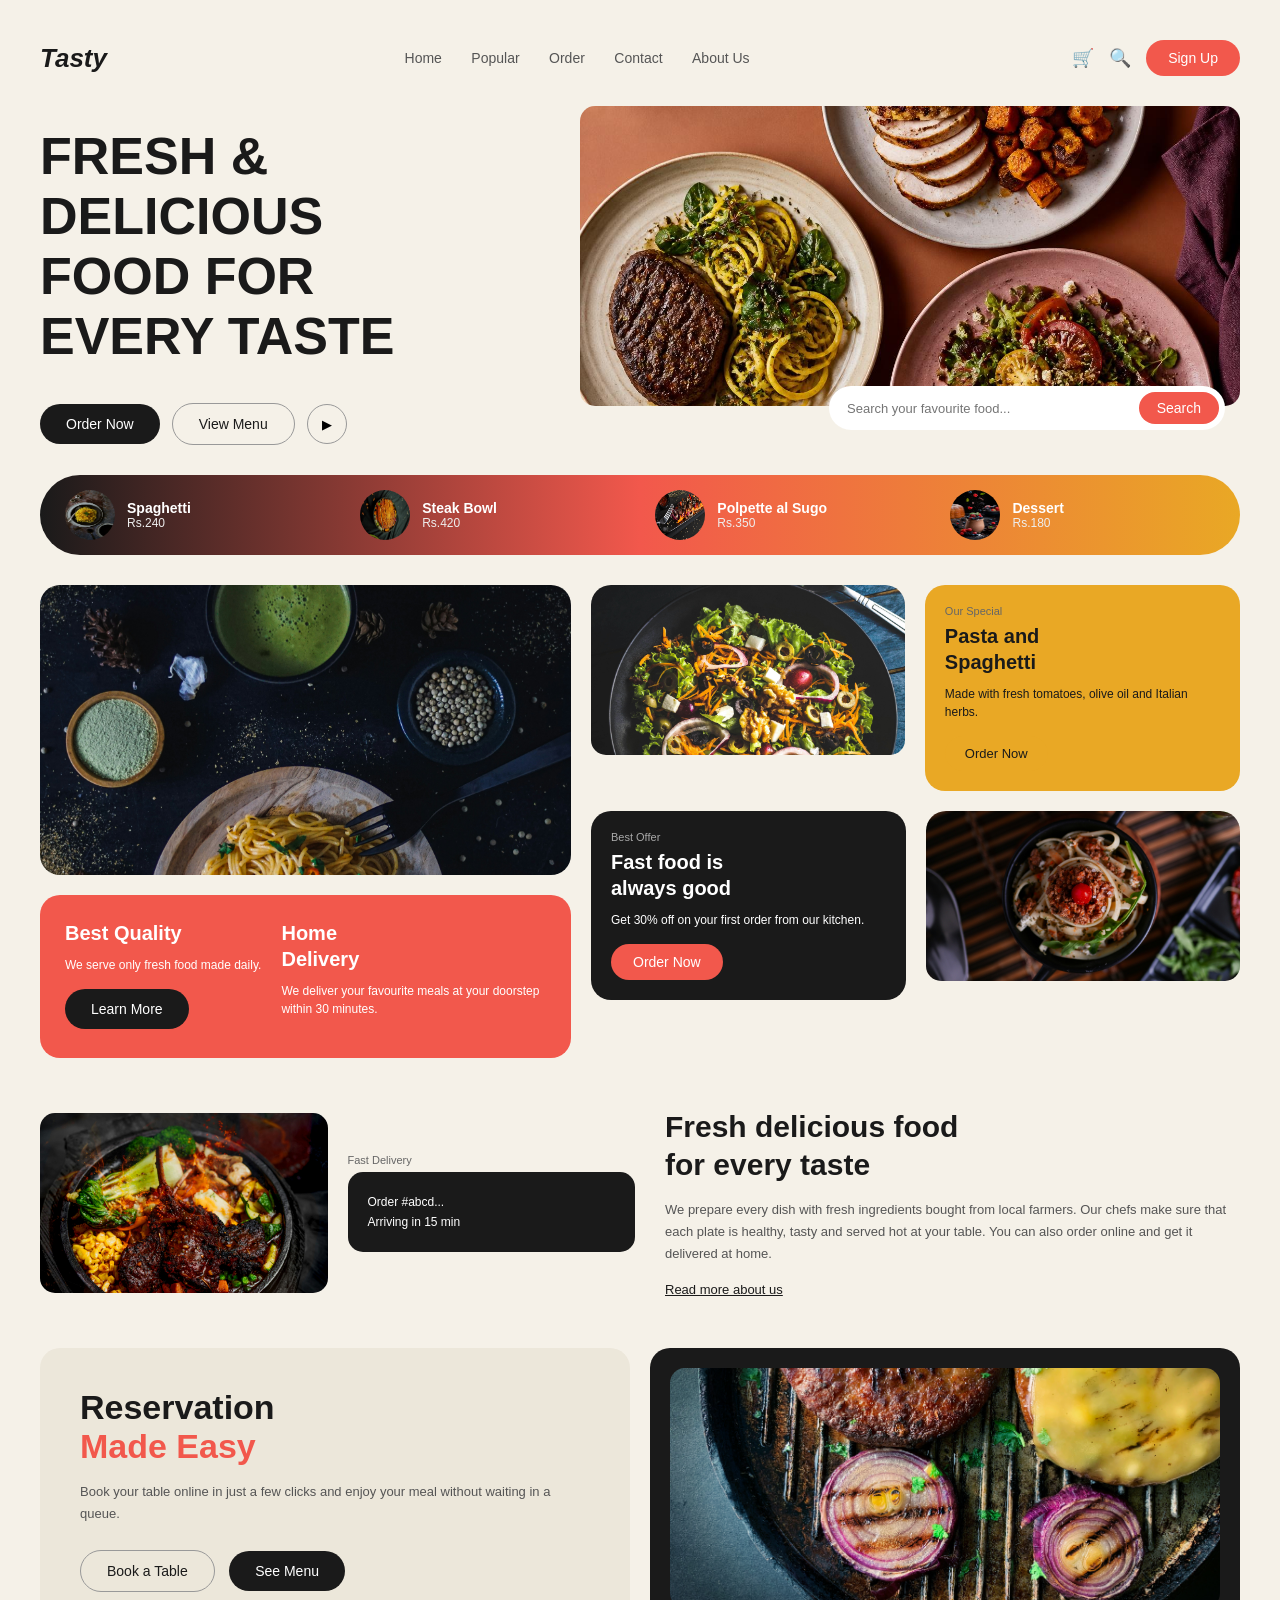
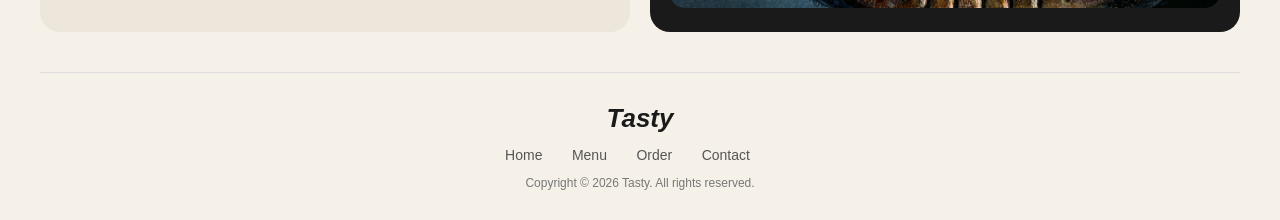
<file: index.html>
<!DOCTYPE html>
<html>
<head>
    <title>Tasty - Food Website</title>
    <link rel="stylesheet" href="style.css">
</head>
<body>

    <!-- ========== NAVBAR ========== -->
    <div class="navbar">
        <div class="logo">Tasty</div>
        <div class="menu">
            <a href="index.html">Home</a>
            <a href="popular.html">Popular</a>
            <a href="order.html">Order</a>
            <a href="contact.html">Contact</a>
            <a href="about.html">About Us</a>
        </div>
        <div class="nav-right">
            <span class="icon">&#128722;</span>
            <span class="icon search">&#128269;</span>
            <button class="btn-red">Sign Up</button>
        </div>
    </div>

    <!-- ========== HERO SECTION ========== -->
    <div class="hero">
        <div class="hero-left">
            <h1>FRESH &amp;<br>DELICIOUS<br>FOOD FOR<br>EVERY TASTE</h1>
            <div class="hero-buttons">
                <a href="order.html"><button class="btn-black">Order Now</button></a>
                <a href="menu.html"><button class="btn-white">View Menu</button></a>
                <button class="btn-circle">&#9654;</button>
            </div>
        </div>
        <div class="hero-right">
            <img src="Images/image1.jpg" alt="Food Table">
            <div class="search-box">
                <input type="text" placeholder="Search your favourite food...">
                <button class="btn-red small" style="margin-left:5px;">Search</button>
            </div>
        </div>
    </div>
    <!-- had a promo banner here, removed it for now -->

    <!-- ========== ORANGE STRIP ========== -->
    <div class="strip">
        <div class="strip-item">
            <img src="Images/image2.jpg" alt="dish">
            <div class="strip-text">
                <h4>Spaghetti</h4>
                <p>Rs.240</p>
            </div>
        </div>
        <div class="strip-item">
            <img src="Images/image3.jpg" alt="dish">
            <div class="strip-text">
                <h4>Steak Bowl</h4>
                <p>Rs.420</p>
            </div>
        </div>
        <div class="strip-item">
            <img src="Images/image4.jpg" alt="dish">
            <div class="strip-text">
                <h4>Polpette al Sugo</h4>
                <p>Rs.350</p>
            </div>
        </div>
        <div class="strip-item lastitem">
            <img src="Images/image5.jpg" alt="dish">
            <div class="strip-text">
                <h4>Dessert</h4>
                <p>Rs.180</p>
            </div>
        </div>
    </div>

    <!-- ========== CARDS SECTION ========== -->
    <div class="cards">

        <!-- LEFT COLUMN -->
        <div class="col-left">

            <div class="card big-card">
                <img src="Images/image6.jpg" alt="Big Dish">
            </div>

            <!-- red banner -->
            <div class="card red-card">
                <div class="red-left">
                    <h3>Best Quality</h3>
                    <p>We serve only fresh food made daily.</p>
                    <button class="btn-black">Learn More</button>
                </div>
                <div class="red-right">
                    <h3>Home<br>Delivery</h3>
                    <p>We deliver your favourite meals at
                    your doorstep within 30 minutes.</p>
                </div>
            </div>

        </div>

        <!-- RIGHT COLUMN -->
        <div class="col-right">

            <div class="row">
                <div class="card mid-card">
                    <img src="Images/image7.jpg" alt="Dish">
                </div>

                <!-- yellow box -->
                <div class="card yellow-card">
                    <p class="small-title">Our Special</p>
                    <h3>Pasta and<br>Spaghetti</h3>
                    <p class="card-text">Made with fresh tomatoes,
                    olive oil and Italian herbs.</p>
                    <button class="btn-yellow">Order Now</button>
                </div>
            </div>

            <div class="row">
                <!-- dark box -->
                <div class="card dark-card">
                    <p class="small-title">Best Offer</p>
                    <h3>Fast food is<br>always good</h3>
                    <p class="card-text">Get 30% off on your
                    first order from our kitchen.</p>
                    <button class="btn-red">Order Now</button>
                </div>

                <div class="card small-card">
                    <img src="Images/image8.jpg" alt="Dish">
                </div>
            </div>

        </div>

    </div>

    <!-- ========== ABOUT SECTION ========== -->
    <div class="about">
        <div class="about-img">
            <img src="Images/image9.jpg" alt="Dishes">
        </div>
        <div class="about-card">
            <p class="small-title">Fast Delivery</p>
            <div class="mini-box">
                <p>Order #abcd...</p>
                <p>Arriving in 15 min</p>
            </div>
        </div>
        <div class="about-text">
            <h2>Fresh delicious food<br>for every taste</h2>
            <p>We prepare every dish with fresh ingredients bought
            from local farmers. Our chefs make sure that each plate
            is healthy, tasty and served hot at your table. You can
            also order online and get it delivered at home.</p>
            <a href="about.html" class="link">Read more about us</a>
        </div>
    </div>

    <!-- ========== RESERVATION SECTION ========== -->
    <div class="reserve">
        <div class="reserve-left">
            <h2>Reservation</h2>
            <h2 class="red-text">Made Easy</h2>
            <p>Book your table online in just a few clicks and
            enjoy your meal without waiting in a queue.</p>
            <div class="reserve-btns">
                <a href="order.html"><button class="btn-white">Book a Table</button></a>
                <a href="menu.html"><button class="btn-black">See Menu</button></a>
            </div>
        </div>
        <div class="reserve-right">
            <img src="Images/image10.jpg" alt="Plate">
        </div>
    </div>

    <!-- ========== FOOTER ========== -->
    <div class="footer">
        <div class="logo">Tasty</div>
        <div class="menu">
            <a href="index.html">Home</a>
            <a href="menu.html">Menu</a>
            <a href="order.html">Order</a>
            <a href="contact.html">Contact</a>
        </div>
        <p class="copy">Copyright &copy; 2026 Tasty. All rights reserved.</p>
    </div>

</body>
</html>
</file>
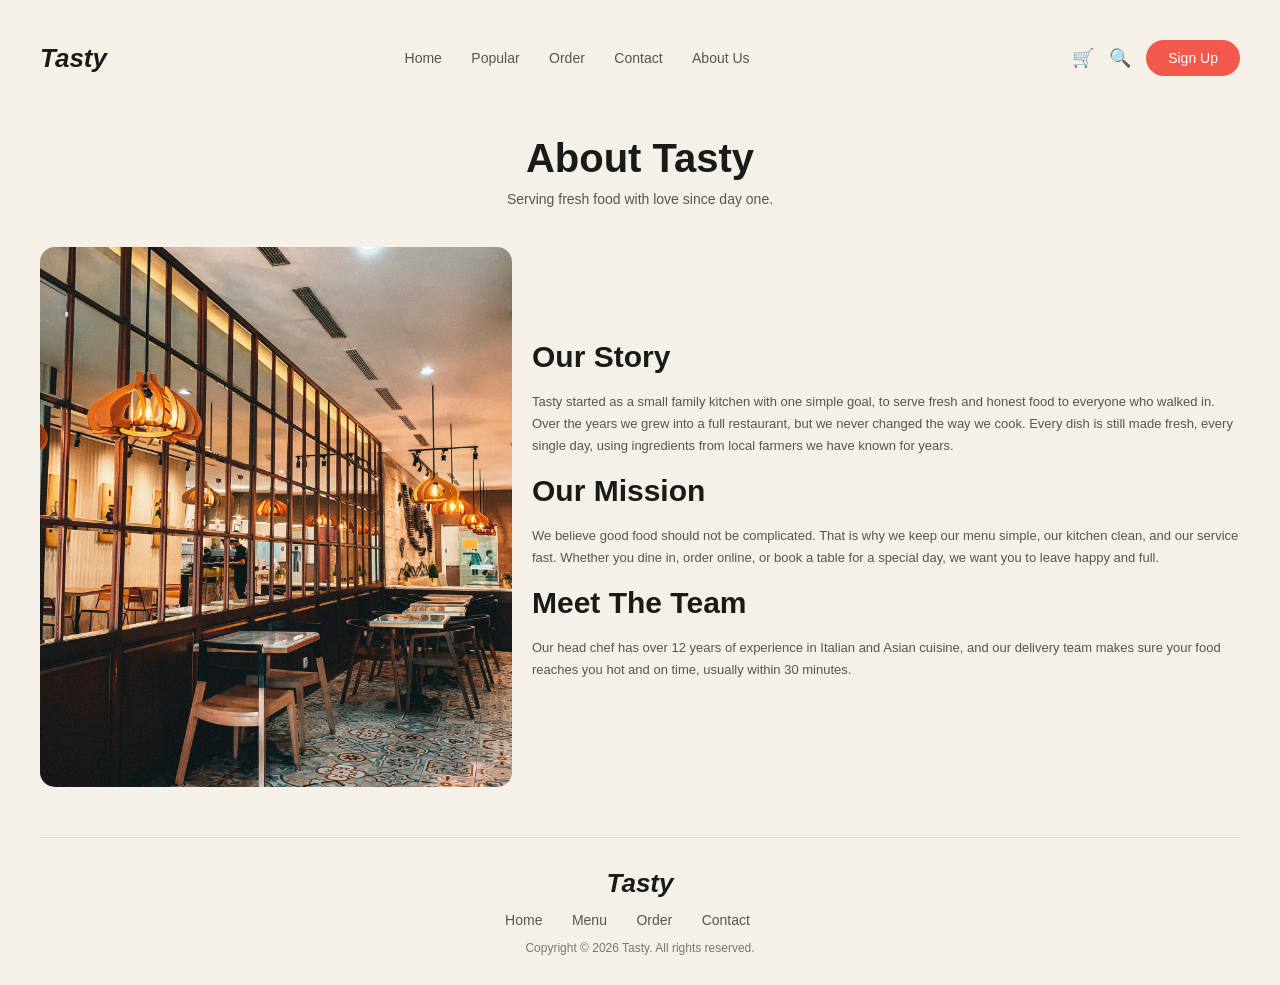
<file: about.html>
<!DOCTYPE html>
<html>
<head>
    <title>About Us - Tasty</title>
    <link rel="stylesheet" href="style.css">
</head>
<body>

    <!-- ========== NAVBAR ========== -->
    <div class="navbar">
        <div class="logo">Tasty</div>
        <div class="menu">
            <a href="index.html">Home</a>
            <a href="popular.html">Popular</a>
            <a href="order.html">Order</a>
            <a href="contact.html">Contact</a>
            <a href="about.html">About Us</a>
        </div>
        <div class="nav-right">
            <span class="icon">&#128722;</span>
            <span class="icon search">&#128269;</span>
            <button class="btn-red">Sign Up</button>
        </div>
    </div>

    <!-- ========== PAGE TITLE ========== -->
    <div class="page-header">
        <h1>About Tasty</h1>
        <p>Serving fresh food with love since day one.</p>
    </div>

    <!-- ========== ABOUT CONTENT ========== -->
    <div class="about">
        <div class="about-img" style="width:40%; height:60vh;">
            <img src="Images/restau.jpg" style="width:100%; height:100%; object-fit: cover;" alt="Our Kitchen">
        </div>
        <div class="about-text" style="width:60%;">
            <h2>Our Story</h2>
            <p>Tasty started as a small family kitchen with one simple goal,
            to serve fresh and honest food to everyone who walked in. Over
            the years we grew into a full restaurant, but we never changed
            the way we cook. Every dish is still made fresh, every single day,
            using ingredients from local farmers we have known for years.</p>

            <h2>Our Mission</h2>
            <p>We believe good food should not be complicated. That is why
            we keep our menu simple, our kitchen clean, and our service
            fast. Whether you dine in, order online, or book a table for a
            special day, we want you to leave happy and full.</p>

            <h2>Meet The Team</h2>
            <p>Our head chef has over 12 years of experience in Italian
            and Asian cuisine, and our delivery team makes sure your food
            reaches you hot and on time, usually within 30 minutes.</p>
        </div>
    </div>

    <!-- ========== FOOTER ========== -->
    <div class="footer">
        <div class="logo">Tasty</div>
        <div class="menu">
            <a href="index.html">Home</a>
            <a href="menu.html">Menu</a>
            <a href="order.html">Order</a>
            <a href="contact.html">Contact</a>
        </div>
        <p class="copy">Copyright &copy; 2026 Tasty. All rights reserved.</p>
    </div>

</body>
</html>
</file>
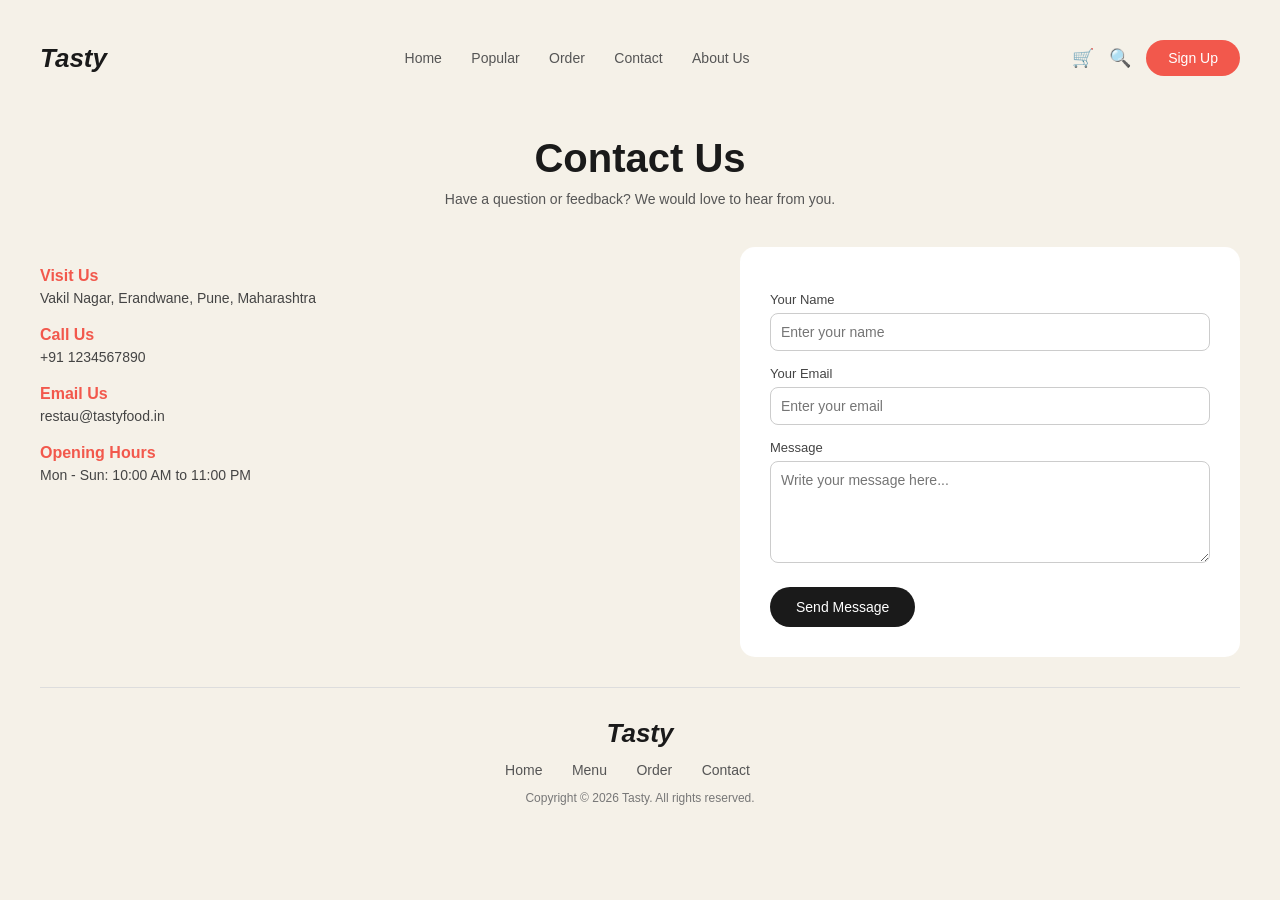
<file: contact.html>
<!DOCTYPE html>
<html>
<head>
    <title>Contact - Tasty</title>
    <link rel="stylesheet" href="style.css">
</head>
<body>

    <!-- ========== NAVBAR ========== -->
    <div class="navbar">
        <div class="logo">Tasty</div>
        <div class="menu">
            <a href="index.html">Home</a>
            <a href="popular.html">Popular</a>
            <a href="order.html">Order</a>
            <a href="contact.html">Contact</a>
            <a href="about.html">About Us</a>
        </div>
        <div class="nav-right">
            <span class="icon">&#128722;</span>
            <span class="icon search">&#128269;</span>
            <button class="btn-red">Sign Up</button>
        </div>
    </div>

    <!-- ========== PAGE TITLE ========== -->
    <div class="page-header">
        <h1>Contact Us</h1>
        <p>Have a question or feedback? We would love to hear from you.</p>
    </div>

    <!-- ========== CONTACT SECTION ========== -->
    <div class="contact-wrap">

        <div class="contact-info">
            <h3>Visit Us</h3>
            <p>Vakil Nagar, Erandwane, Pune, Maharashtra</p>

            <h3>Call Us</h3>
            <p>+91 1234567890</p>

            <h3>Email Us</h3>
            <p>restau@tastyfood.in</p>

            <h3>Opening Hours</h3>
            <p>Mon - Sun: 10:00 AM to 11:00 PM</p>
        </div>

        <div class="form-box">
            <form>
                <label>Your Name</label>
                <input type="text" placeholder="Enter your name">

                <label>Your Email</label>
                <input type="text" placeholder="Enter your email">

                <label>Message</label>
                <textarea rows="5" placeholder="Write your message here..."></textarea>

                <button type="submit" class="btn-black">Send Message</button>
            </form>
        </div>

    </div>

    <!-- ========== FOOTER ========== -->
    <div class="footer">
        <div class="logo">Tasty</div>
        <div class="menu">
            <a href="index.html">Home</a>
            <a href="menu.html">Menu</a>
            <a href="order.html">Order</a>
            <a href="contact.html">Contact</a>
        </div>
        <p class="copy">Copyright &copy; 2026 Tasty. All rights reserved.</p>
    </div>

</body>
</html>
</file>
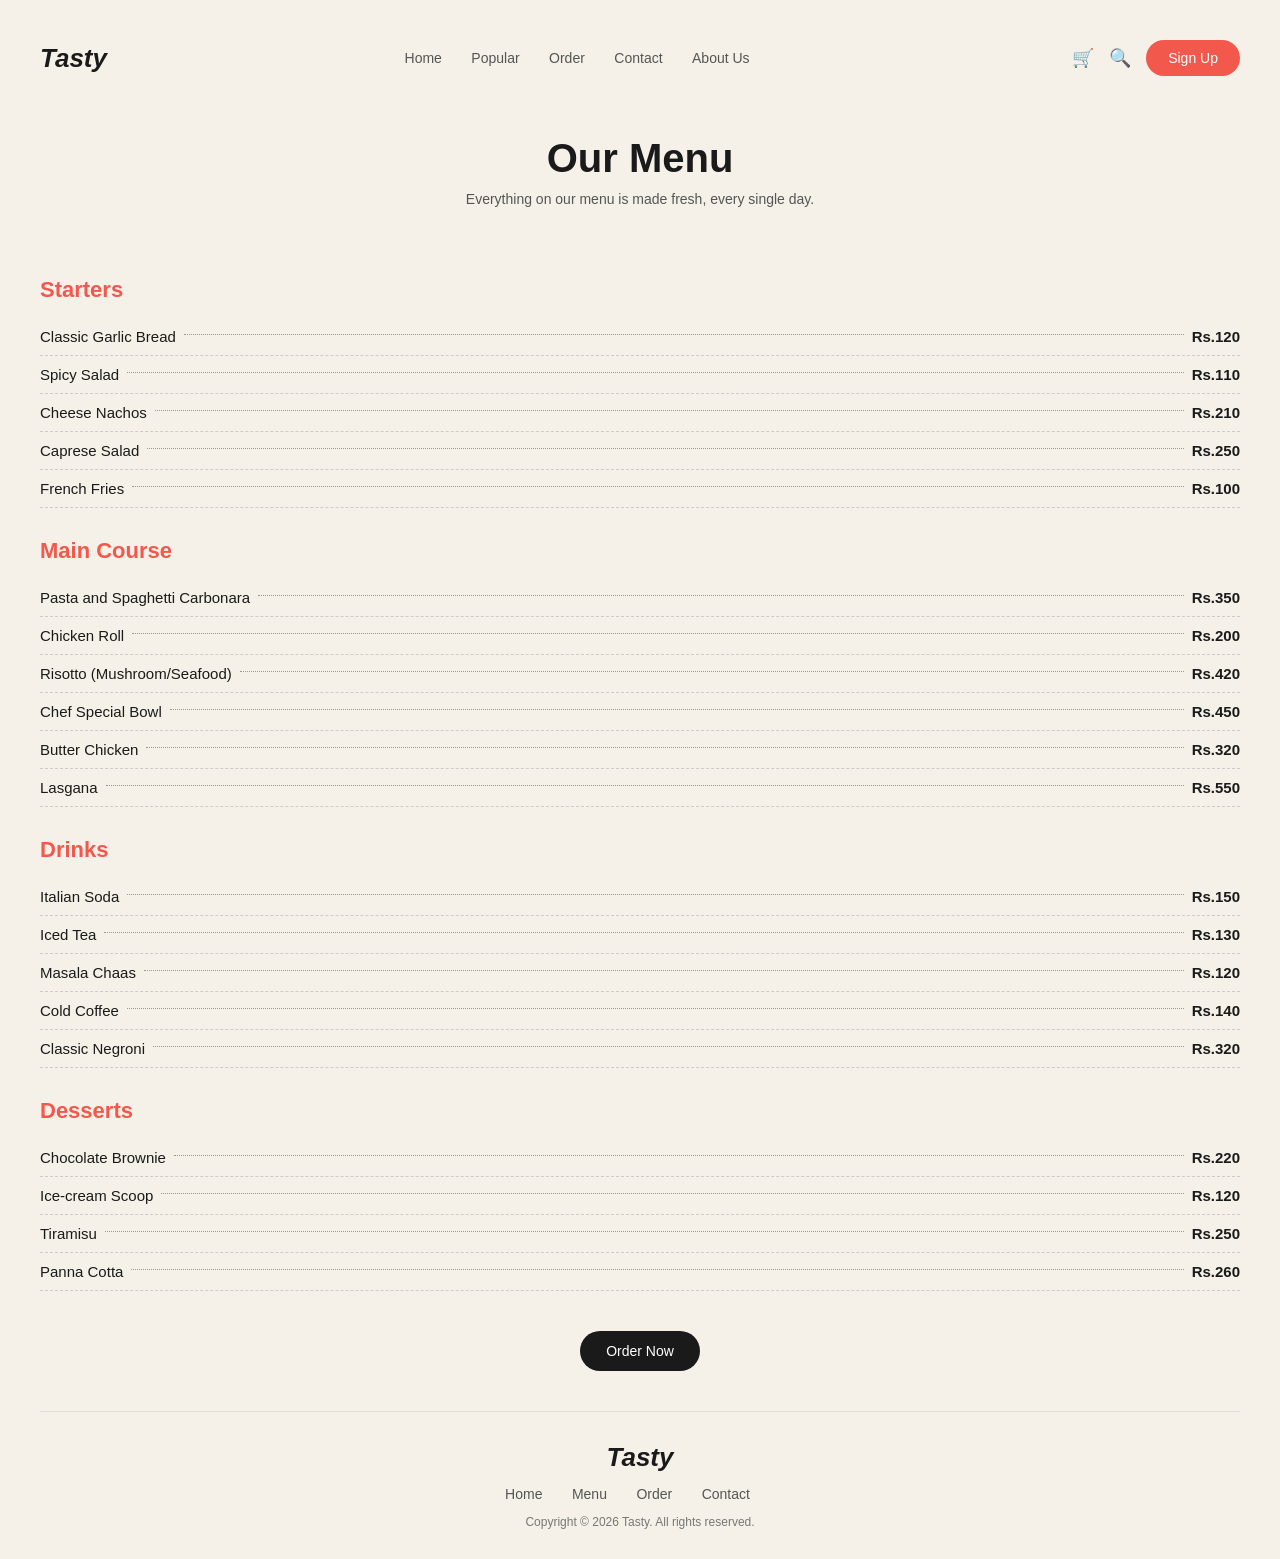
<file: menu.html>
<!DOCTYPE html>
<html>
<head>
    <title>Menu - Tasty</title>
    <link rel="stylesheet" href="style.css">
</head>
<body>

    <!-- ========== NAVBAR ========== -->
    <div class="navbar">
        <div class="logo">Tasty</div>
        <div class="menu">
            <a href="index.html">Home</a>
            <a href="popular.html">Popular</a>
            <a href="order.html">Order</a>
            <a href="contact.html">Contact</a>
            <a href="about.html">About Us</a>
        </div>
        <div class="nav-right">
            <span class="icon">&#128722;</span>
            <span class="icon search">&#128269;</span>
            <button class="btn-red">Sign Up</button>
        </div>
    </div>

    <!-- ========== PAGE TITLE ========== -->
    <div class="page-header">
        <h1>Our Menu</h1>
        <p>Everything on our menu is made fresh, every single day.</p>
    </div>

    <!-- ========== STARTERS ========== -->
    <h2 class="menu-heading">Starters</h2>
    <div class="menu-list">
        <div class="menu-row">
            <span class="item-name">Classic Garlic Bread</span>
            <span class="dots"></span>
            <span class="item-price">Rs.120</span>
        </div>
        <div class="menu-row">
            <span class="item-name">Spicy Salad</span>
            <span class="dots"></span>
            <span class="item-price">Rs.110</span>
        </div>
        <div class="menu-row">
            <span class="item-name">Cheese Nachos</span>
            <span class="dots"></span>
            <span class="item-price">Rs.210</span>
        </div>
        <div class="menu-row">
            <span class="item-name">Caprese Salad</span>
            <span class="dots"></span>
            <span class="item-price">Rs.250</span>
        </div>
        <div class="menu-row">
            <span class="item-name">French Fries</span>
            <span class="dots"></span>
            <span class="item-price">Rs.100</span>
        </div>
    </div>

    <!-- ========== MAIN COURSE ========== -->
    <h2 class="menu-heading">Main Course</h2>
    <div class="menu-list">
        <div class="menu-row">
            <span class="item-name">Pasta and Spaghetti Carbonara</span>
            <span class="dots"></span>
            <span class="item-price">Rs.350</span>
        </div>
        <div class="menu-row">
            <span class="item-name">Chicken Roll</span>
            <span class="dots"></span>
            <span class="item-price">Rs.200</span>
        </div>
        <div class="menu-row">
            <span class="item-name">Risotto (Mushroom/Seafood)</span>
            <span class="dots"></span>
            <span class="item-price">Rs.420</span>
        </div>
        <div class="menu-row">
            <span class="item-name">Chef Special Bowl</span>
            <span class="dots"></span>
            <span class="item-price">Rs.450</span>
        </div>
        <div class="menu-row">
            <span class="item-name">Butter Chicken</span>
            <span class="dots"></span>
            <span class="item-price">Rs.320</span>
        </div>
        <div class="menu-row">
            <span class="item-name">Lasgana</span>
            <span class="dots"></span>
            <span class="item-price">Rs.550</span>
        </div>
    </div>

    <!-- ========== DRINKS ========== -->
    <h2 class="menu-heading">Drinks</h2>
    <div class="menu-list">
        <div class="menu-row">
            <span class="item-name">Italian Soda</span>
            <span class="dots"></span>
            <span class="item-price">Rs.150</span>
        </div>
        <div class="menu-row">
            <span class="item-name">Iced Tea</span>
            <span class="dots"></span>
            <span class="item-price">Rs.130</span>
        </div>
        <div class="menu-row">
            <span class="item-name">Masala Chaas</span>
            <span class="dots"></span>
            <span class="item-price">Rs.120</span>
        </div>
        <div class="menu-row">
            <span class="item-name">Cold Coffee</span>
            <span class="dots"></span>
            <span class="item-price">Rs.140</span>
        </div>
        <div class="menu-row">
            <span class="item-name">Classic Negroni</span>
            <span class="dots"></span>
            <span class="item-price">Rs.320</span>
        </div>
    </div>
    
        <!-- ======= DESSERTS ======= -->
        <h2 class="menu-heading">Desserts</h2>
        <div class="menu-list">
            <div class="menu-row">
                <span class="item-name">Chocolate Brownie</span>
                <span class="dots"></span>
                <span class="item-price">Rs.220</span>
            </div>
            <div class="menu-row">
                <span class="item-name">Ice-cream Scoop</span>
                <span class="dots"></span>
                <span class="item-price">Rs.120</span>
            </div>
            <div class="menu-row">
                <span class="item-name">Tiramisu</span>
                <span class="dots"></span>
                <span class="item-price">Rs.250</span>
            </div>
            <div class="menu-row">
                <span class="item-name">Panna Cotta</span>
                <span class="dots"></span>
                <span class="item-price">Rs.260</span>
            </div>
        </div>
    

    <div class="menu-btn-wrap">
        <a href="order.html"><button class="btn-black">Order Now</button></a>
    </div>

    <!-- ========== FOOTER ========== -->
    <div class="footer">
        <div class="logo">Tasty</div>
        <div class="menu">
            <a href="index.html">Home</a>
            <a href="menu.html">Menu</a>
            <a href="order.html">Order</a>
            <a href="contact.html">Contact</a>
        </div>
        <p class="copy">Copyright &copy; 2026 Tasty. All rights reserved.</p>
    </div>

</body>
</html>
</file>
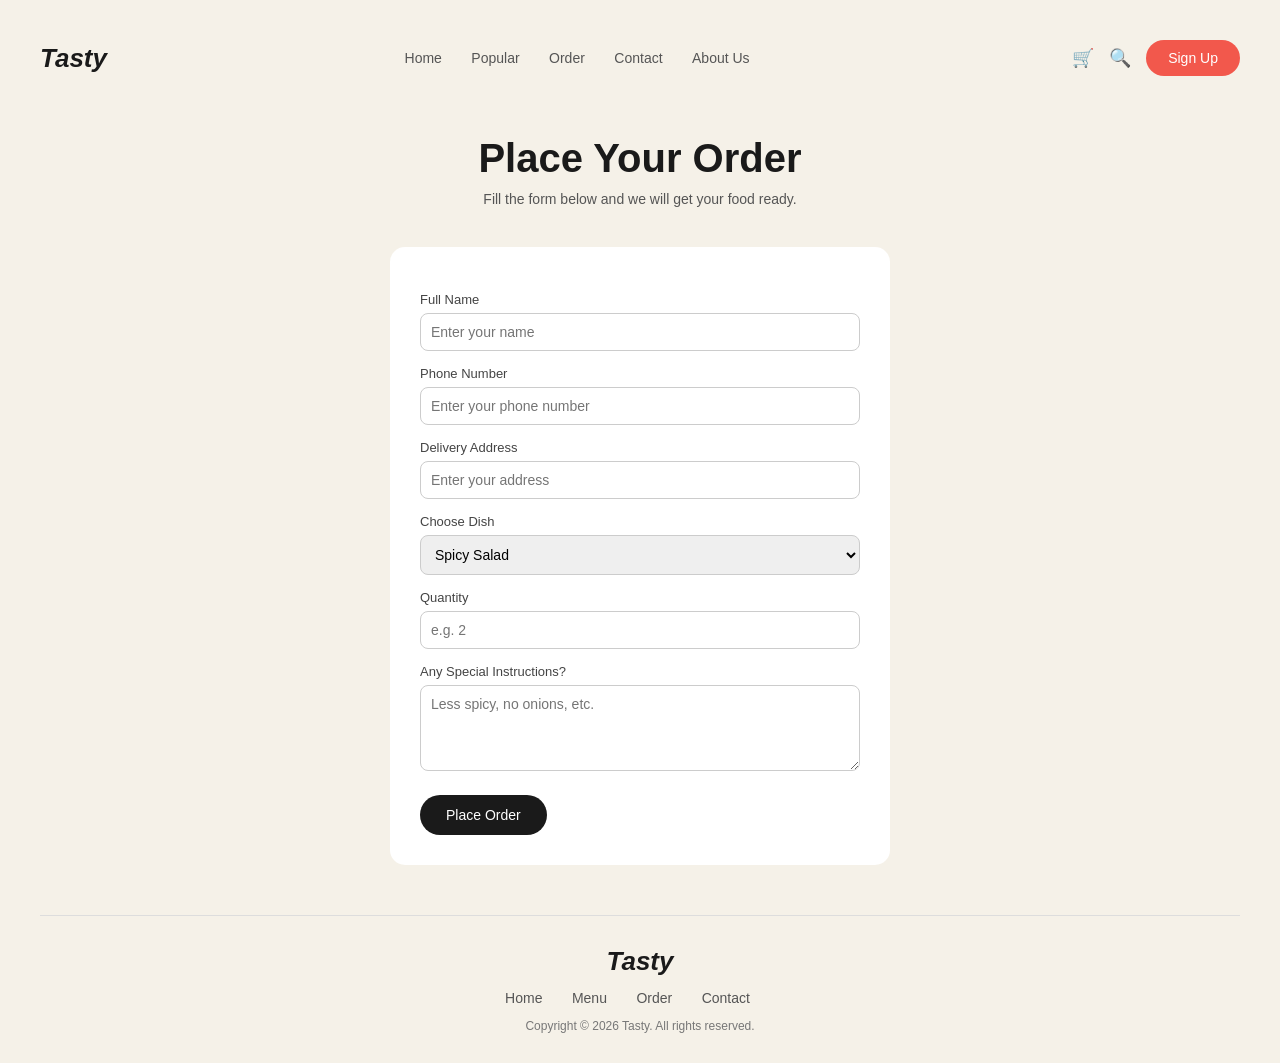
<file: order.html>
<!DOCTYPE html>
<html>
<head>
    <title>Order - Tasty</title>
    <link rel="stylesheet" href="style.css">
</head>
<body>

    <!-- ========== NAVBAR ========== -->
    <div class="navbar">
        <div class="logo">Tasty</div>
        <div class="menu">
            <a href="index.html">Home</a>
            <a href="popular.html">Popular</a>
            <a href="order.html">Order</a>
            <a href="contact.html">Contact</a>
            <a href="about.html">About Us</a>
        </div>
        <div class="nav-right">
            <span class="icon">&#128722;</span>
            <span class="icon search">&#128269;</span>
            <button class="btn-red">Sign Up</button>
        </div>
    </div>

    <!-- ========== PAGE TITLE ========== -->
    <div class="page-header">
        <h1>Place Your Order</h1>
        <p>Fill the form below and we will get your food ready.</p>
    </div>

    <!-- ========== ORDER FORM ========== -->
    <div class="form-box">
        <form>
            <label>Full Name</label>
            <input type="text" placeholder="Enter your name">

            <label>Phone Number</label>
            <input type="text" placeholder="Enter your phone number">

            <label>Delivery Address</label>
            <input type="text" placeholder="Enter your address">

            <label>Choose Dish</label>
            <select>
                <option>Spicy Salad</option>
                <option>Steak Bowl</option>
                <option>Chinese Platter</option>
                <option>Veg Platter</option>
                <option>Pasta and Spaghetti</option>
                <option>Desserts</option>
                <option>Drinks</option>
            </select>

            <label>Quantity</label>
            <input type="text" placeholder="e.g. 2">

            <label>Any Special Instructions?</label>
            <textarea rows="4" placeholder="Less spicy, no onions, etc."></textarea>

            <button type="submit" class="btn-black">Place Order</button>
        </form>
    </div>

    <!-- ========== FOOTER ========== -->
    <div class="footer">
        <div class="logo">Tasty</div>
        <div class="menu">
            <a href="index.html">Home</a>
            <a href="menu.html">Menu</a>
            <a href="order.html">Order</a>
            <a href="contact.html">Contact</a>
        </div>
        <p class="copy">Copyright &copy; 2026 Tasty. All rights reserved.</p>
    </div>

</body>
</html>
</file>
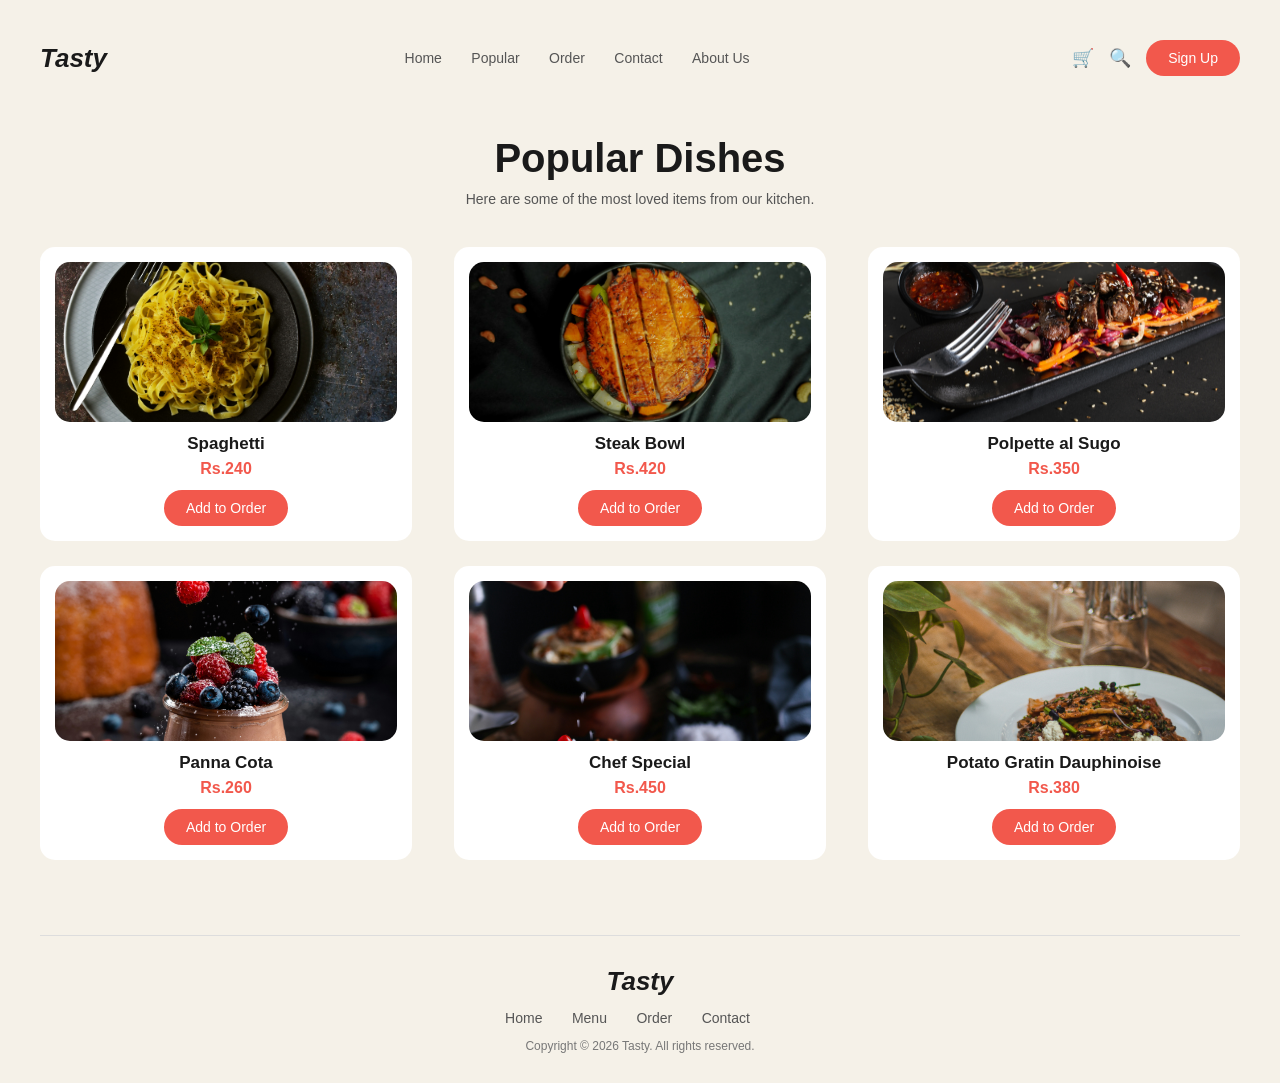
<file: popular.html>
<!DOCTYPE html>
<html>
<head>
    <title>Popular Dishes - Tasty</title>
    <link rel="stylesheet" href="style.css">
</head>
<body>

    <!-- ========== NAVBAR ========== -->
    <div class="navbar">
        <div class="logo">Tasty</div>
        <div class="menu">
            <a href="index.html">Home</a>
            <a href="popular.html">Popular</a>
            <a href="order.html">Order</a>
            <a href="contact.html">Contact</a>
            <a href="about.html">About Us</a>
        </div>
        <div class="nav-right">
            <span class="icon">&#128722;</span>
            <span class="icon search">&#128269;</span>
            <button class="btn-red">Sign Up</button>
        </div>
    </div>

    <!-- ========== PAGE TITLE ========== -->
    <div class="page-header">
        <h1>Popular Dishes</h1>
        <p>Here are some of the most loved items from our kitchen.</p>
    </div>

    <!-- ========== POPULAR GRID ========== -->
    <div class="popular-grid">

        <div class="popular-item">
            <img src="Images/image2.jpg" alt="Spaghetti">
            <h3>Spaghetti</h3>
            <p class="price">Rs.240</p>
            <button class="btn-red">Add to Order</button>
        </div>

        <div class="popular-item">
            <img src="Images/image3.jpg" alt="Steak Bowl">
            <h3>Steak Bowl</h3>
            <p class="price">Rs.420</p>
            <button class="btn-red">Add to Order</button>
        </div>

        <div class="popular-item">
            <img src="Images/image4.jpg" alt="Polpette al Sugo">
            <h3>Polpette al Sugo</h3>
            <p class="price">Rs.350</p>
            <button class="btn-red">Add to Order</button>
        </div>

        <div class="popular-item">
            <img src="Images/image5.jpg" alt="Panna Cotta">
            <h3>Panna Cota</h3>
            <p class="price">Rs.260</p>
            <button class="btn-red">Add to Order</button>
        </div>

        <div class="popular-item">
            <img src="Images/image11.jpg" alt="Chef Special">
            <h3>Chef Special</h3>
            <p class="price">Rs.450</p>
            <button class="btn-red">Add to Order</button>
        </div>

        <div class="popular-item">
            <img src="Images/img.jpg" alt="Potato Gratin Dauphinoise">
            <h3>Potato Gratin Dauphinoise</h3>
            <p class="price">Rs.380</p>
            <button class="btn-red">Add to Order</button>
        </div>

    </div>

    <!-- ========== FOOTER ========== -->
    <div class="footer">
        <div class="logo">Tasty</div>
        <div class="menu">
            <a href="index.html">Home</a>
            <a href="menu.html">Menu</a>
            <a href="order.html">Order</a>
            <a href="contact.html">Contact</a>
        </div>
        <p class="copy">Copyright &copy; 2026 Tasty. All rights reserved.</p>
    </div>

</body>
</html>
</file>
<file: style.css>
/* ---------- BASIC SETTINGS ---------- */
* {
    margin: 0;
    padding: 0;
    box-sizing: border-box;
}

body {
    font-family: Arial, Helvetica, sans-serif;
    background-color: #f5f1e8;
    color: #1a1a1a;
    padding: 30px 40px;
}

img {
    width: 100%;
    display: block;
    border-radius: 15px;
}

h1, h2, h3 {
    font-family: "Trebuchet MS", Arial, sans-serif;
}

/* ---------- BUTTONS ---------- */
.btn-red {
    background-color: #f2584c;
    color: white;
    border: none;
    padding: 10px 22px;
    border-radius: 25px;
    font-size: 14px;
    cursor: pointer;
}

.btn-black {
    background-color: #1a1a1a;
    color: white;
    border: none;
    padding: 12px 26px;
    border-radius: 25px;
    font-size: 14px;
    cursor: pointer;
}

.btn-white {
    background-color: transparent;
    color: #1a1a1a;
    border: 1px solid #999;
    padding: 12px 26px;
    border-radius: 25px;
    font-size: 14px;
    cursor: pointer;
}

.btn-yellow {
    background-color: #e9a825;
    color: #1a1a1a;
    border: none;
    padding: 10px 20px;
    border-radius: 20px;
    font-size: 13px;
    cursor: pointer;
}

.btn-circle {
    width: 40px;
    height: 40px;
    border-radius: 50%;
    border: 1px solid #999;
    background-color: transparent;
    cursor: pointer;
}

.small {
    padding: 8px 18px;
}

/* ---------- NAVBAR ---------- */
.navbar {
    display: flex;
    justify-content: space-between;
    align-items: center;
    padding: 10px 0px 30px 0px;
}

.logo {
    font-size: 26px;
    font-style: italic;
    font-weight: bold;
}

.menu a {
    text-decoration: none;
    color: #555;
    margin-right: 25px;
    font-size: 14px;
}

.menu a:hover {
    color: #f2584c;
}

.nav-right {
    display: flex;
    align-items: center;
}

.icon {
    margin-right: 15px;
    font-size: 18px;
    cursor: pointer;
}

.search {
    color: #f2584c;
}

/* ---------- HERO ---------- */
.hero {
    display: flex;
    margin-bottom: 30px;
}

.hero-left {
    width: 45%;
    padding-top: 20px;
}

.hero-left h1 {
    font-size: 52px;
    line-height: 60px;
    margin-bottom: 37px;
}

/* .hero-tag was for a promo badge, not using it anymore */
.hero-tag {
    background-color: red;
    color: white;
    padding: 5px;
}

.hero-buttons {
    display: flex;
    align-items: center;
}

.hero-buttons button {
    margin-right: 12px;
}

.hero-right {
    width: 55%;
    position: relative;
}

.hero-right img {
    height: 300px;
    object-fit: cover;
}

.search-box {
    background-color: white;
    border-radius: 25px;
    padding: 6px 6px 6px 18px;
    display: flex;
    justify-content: space-between;
    align-items: center;
    width: 60%;
    position: absolute;
    bottom: 15px;
    right: 15px;
}

.search-box input {
    border: none;
    outline: none;
    font-size: 13px;
    width: 70%;
}

/* ---------- ORANGE STRIP ---------- */
.strip {
    background: linear-gradient(to right, #1a1a1a, #f2584c, #e9a825);
    border-radius: 40px;
    padding: 15px 25px;
    display: flex;
    justify-content: space-between;
    margin-bottom: 30px;
}

.strip-item {
    display: flex;
    align-items: center;
    width: 23%;
}

.strip-item img {
    width: 50px;
    height: 50px;
    border-radius: 50%;
    margin-right: 12px;
}

.strip-text h4 {
    color: white;
    font-size: 14px;
}

.strip-text p {
    color: #eee;
    font-size: 12px;
}

.lastitem {
    margin-right: 0px;
}

/* ---------- CARDS SECTION ---------- */
.cards {
    display: flex;
    margin-bottom: 50px;
}

.col-left {
    width: 45%;
    margin-right: 20px;
}

.col-right {
    width: 55%;
}

.row {
    display: flex;
    margin-bottom: 20px;
}

.card {
    border-radius: 20px;
    overflow: hidden;
}

.big-card {
    margin-bottom: 20px;
}

.big-card img {
    height: 290px;
    object-fit: cover;
}

.mid-card {
    width: 50%;
    margin-right: 20px;
}

.mid-card img {
    height: 170px;
    object-fit: cover;
}

.small-card {
    width: 50%;
}

.small-card img {
    height: 170px;
    object-fit: cover;
}

.yellow-card {
    width: 50%;
    background-color: #e9a825;
    padding: 20px;
}

.dark-card {
    width: 50%;
    background-color: #1a1a1a;
    color: white;
    padding: 20px;
    margin-right: 20px;
}

.small-title {
    font-size: 11px;
    color: #666;
    margin-bottom: 6px;
}

.dark-card .small-title {
    color: #aaa;
}

.card h3 {
    font-size: 20px;
    line-height: 26px;
    margin-bottom: 10px;
}

.card-text {
    font-size: 12px;
    line-height: 18px;
    margin-bottom: 15px;
}

/* red banner */
.red-card {
    background-color: #f2584c;
    color: white;
    display: flex;
    padding: 25px;
}

.red-left {
    width: 45%;
    padding-right: 15px;
}

.red-right {
    width: 55%;
}

.red-card p {
    font-size: 12px;
    line-height: 18px;
    margin-bottom: 15px;
}

/* ---------- ABOUT SECTION ---------- */
.about {
    display: flex;
    align-items: center;
    margin-bottom: 50px;
}

.about-img {
    width: 25%;
    margin-right: 20px;
}

.about-img img {
    height: 180px;
    object-fit: cover;
}

.about-card {
    width: 25%;
    margin-right: 30px;
}

.mini-box {
    background-color: #1a1a1a;
    color: white;
    border-radius: 15px;
    padding: 20px;
    font-size: 12px;
    line-height: 20px;
}

.about-text {
    width: 50%;
}

.about-text h2 {
    font-size: 30px;
    line-height: 38px;
    margin-bottom: 15px;
}

.about-text p {
    font-size: 13px;
    line-height: 22px;
    color: #555;
    margin-bottom: 15px;
}

.link {
    font-size: 13px;
    color: #1a1a1a;
}

/* ---------- RESERVATION ---------- */
.reserve {
    display: flex;
    margin-bottom: 40px;
}

.reserve-left {
    width: 50%;
    background-color: #ece7da;
    border-radius: 20px;
    padding: 40px;
    margin-right: 20px;
}

.reserve-left h2 {
    font-size: 34px;
}

.red-text {
    color: #f2584c;
    margin-bottom: 15px;
}

.reserve-left p {
    font-size: 13px;
    line-height: 22px;
    color: #555;
    margin-bottom: 25px;
}

.reserve-btns button {
    margin-right: 10px;
}

.reserve-right {
    width: 50%;
    background-color: #1a1a1a;
    border-radius: 20px;
    padding: 20px;
}

.reserve-right img {
    height: 240px;
    object-fit: cover;
}

/* ---------- FOOTER ---------- */
.footer {
    text-align: center;
    padding-top: 30px;
    border-top: 1px solid #ddd;
}

.footer .logo {
    margin-bottom: 12px;
}

.footer .menu {
    margin-bottom: 12px;
}

.copy {
    font-size: 12px;
    color: #777;
}

/* ---------- PAGE HEADER (used on inner pages) ---------- */
.page-header {
    text-align: center;
    padding: 30px 0px 40px 0px;
}

.page-header h1 {
    font-size: 40px;
    margin-bottom: 10px;
}

.page-header p {
    color: #555;
    font-size: 14px;
}

/* ---------- POPULAR PAGE ---------- */
.popular-grid {
    display: flex;
    flex-wrap: wrap;
    justify-content: space-between;
    margin-bottom: 50px;
}

.popular-item {
    width: 31%;
    background-color: white;
    border-radius: 15px;
    padding: 15px;
    margin-bottom: 25px;
    text-align: center;
}

.popular-item img {
    height: 160px;
    object-fit: cover;
    margin-bottom: 12px;
}

.popular-item h3 {
    font-size: 17px;
    margin-bottom: 6px;
}

.price {
    color: #f2584c;
    font-weight: bold;
    margin-bottom: 12px;
}

/* ---------- MENU PAGE ---------- */
.menu-heading {
    font-size: 22px;
    margin-bottom: 15px;
    margin-top: 30px;
    color: #f2584c;
}

.menu-list {
    margin-bottom: 10px;
}

.menu-row {
    display: flex;
    align-items: center;
    padding: 10px 0px;
    border-bottom: 1px dashed #ccc;
}

.item-name {
    font-size: 15px;
}

.dots {
    flex-grow: 1;
    border-bottom: 1px dotted #999;
    margin: 0px 8px;
    margin-bottom: 5px;
}

.item-price {
    font-size: 15px;
    font-weight: bold;
}

.menu-btn-wrap {
    text-align: center;
    margin: 40px 0px;
}

/* ---------- FORMS (order + contact) ---------- */
.form-box {
    background-color: white;
    border-radius: 15px;
    padding: 30px;
    max-width: 500px;
    margin: 0 auto 50px auto;
}

.form-box label {
    display: block;
    font-size: 13px;
    margin-bottom: 6px;
    margin-top: 15px;
    color: #444;
}

.form-box input,
.form-box select,
.form-box textarea {
    width: 100%;
    padding: 10px;
    border: 1px solid #ccc;
    border-radius: 8px;
    font-size: 14px;
    font-family: Arial, Helvetica, sans-serif;
}

.form-box button {
    margin-top: 20px;
}

/* ---------- CONTACT PAGE ---------- */
.contact-wrap {
    display: flex;
    justify-content: space-between;
    margin-bottom: 30px;
}

.contact-info {
    width: 35%;
}

.contact-info h3 {
    font-size: 16px;
    margin-top: 20px;
    margin-bottom: 5px;
    color: #f2584c;
}

.contact-info p {
    font-size: 14px;
    color: #444;
}

.contact-wrap .form-box {
    width: 55%;
    margin: 0;
}

/* ---------- FOR SMALL SCREENS ---------- */
@media (max-width: 800px) {
    .hero, .cards, .about, .reserve, .row {
        display: block;
    }

    .hero-left, .hero-right, .col-left, .col-right,
    .about-img, .about-card, .about-text,
    .reserve-left, .reserve-right, .mid-card,
    .small-card, .yellow-card, .dark-card {
        width: 100%;
        margin-right: 0;
        margin-bottom: 20px;
    }

    .hero-left h1 {
        font-size: 36px;
        line-height: 44px;
    }

    .search-box {
        position: static;
        width: 100%;
        margin-top: 10px;
    }

    .popular-item {
        width: 100%;
    }

    .contact-wrap {
        display: block;
    }

    .contact-info, .contact-wrap .form-box {
        width: 100%;
        margin-bottom: 25px;
    }
}
/* strip section still looks a bit squished on phone, will fix later */
</file>
